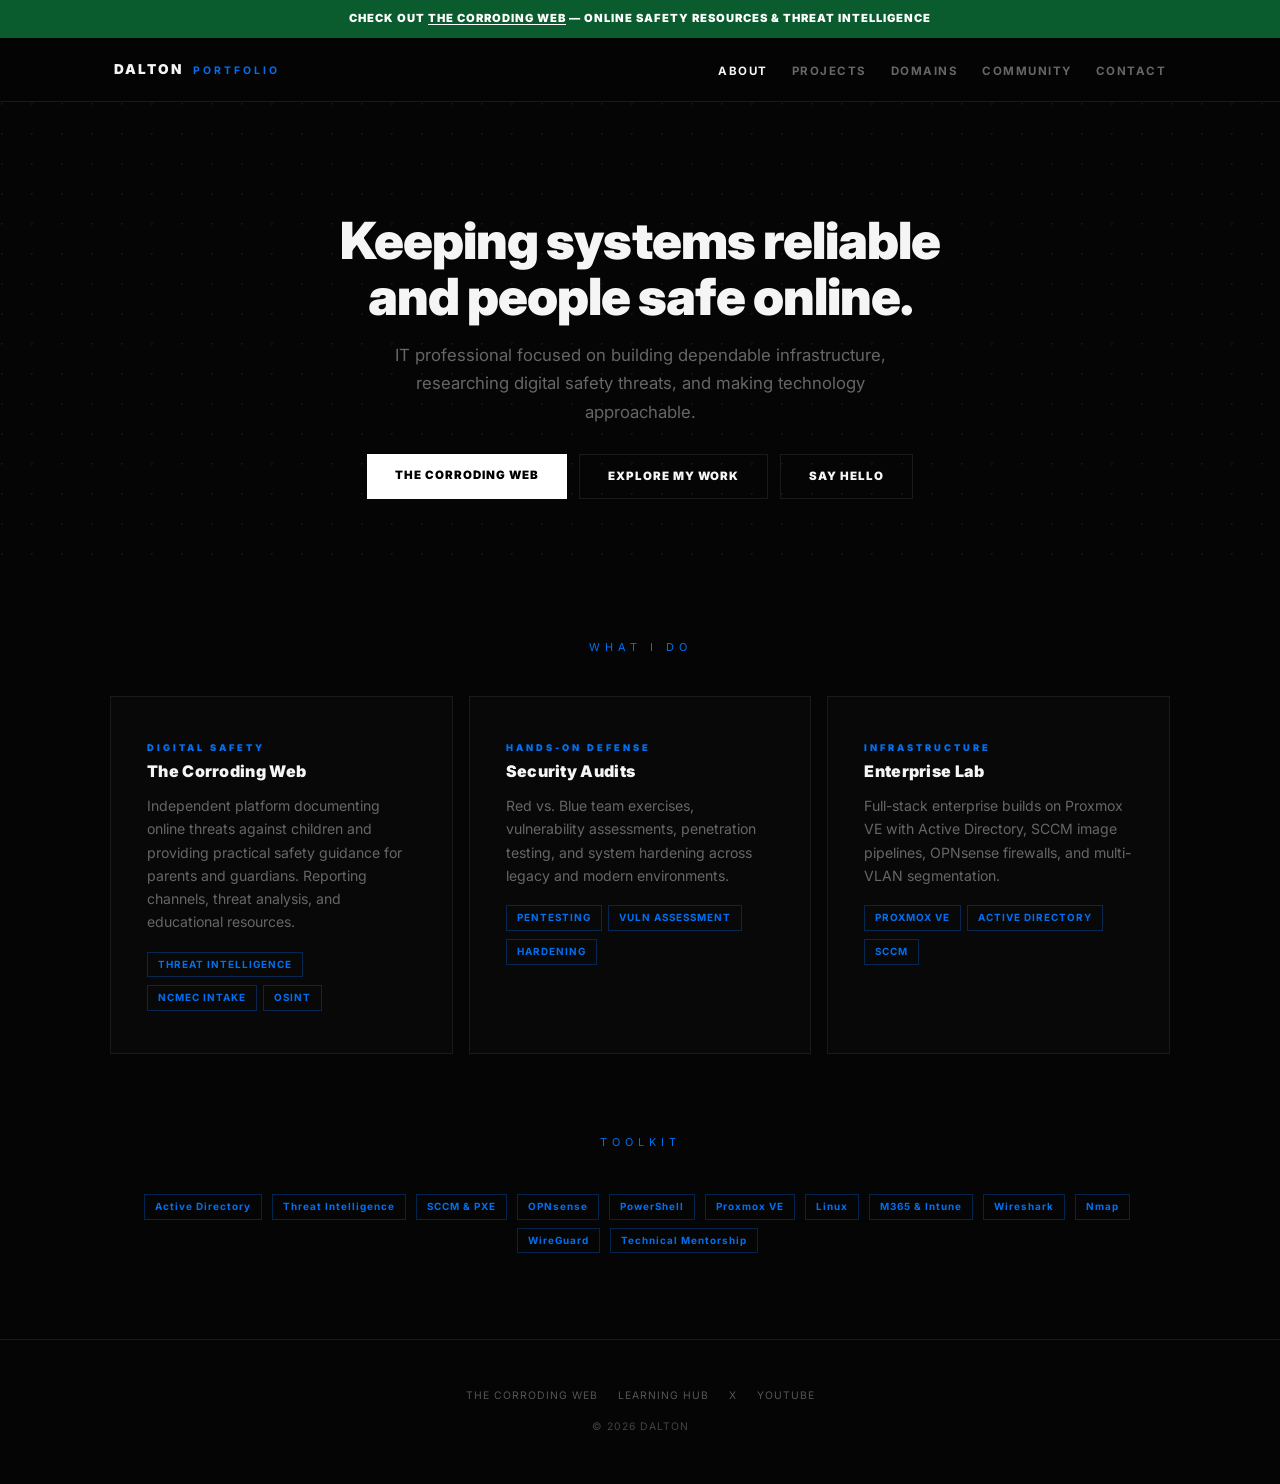
<file: index.html>
<!DOCTYPE html>
<html lang="en">
<head>
    <meta charset="UTF-8">
    <meta name="viewport" content="width=device-width, initial-scale=1.0">
    <title>Dalton | IT Systems &amp; Digital Safety</title>
    <meta name="description" content="IT professional focused on infrastructure, digital safety research, and child protection.">
    <meta name="theme-color" content="#050505">
    <link rel="icon" type="image/x-icon" href="favicon.ico">
    <link rel="preconnect" href="https://fonts.googleapis.com">
    <link rel="preconnect" href="https://fonts.gstatic.com" crossorigin>
    <link href="https://fonts.googleapis.com/css2?family=Inter:wght@300;400;700;900&display=swap" rel="stylesheet">
    <link href="style.css" rel="stylesheet">
</head>
<body>

    <div class="promo-banner">CHECK OUT <a href="https://thecorrodingweb.org" target="_blank" rel="noopener noreferrer">THE CORRODING WEB</a> &mdash; ONLINE SAFETY RESOURCES &amp; THREAT INTELLIGENCE</div>
    <nav class="nav"><div class="nav-inner"><span class="brand">DALTON<span class="brand-sub">PORTFOLIO</span></span><button class="hamburger" id="hamburger" aria-label="Toggle menu"><span></span><span></span><span></span></button><ul class="nav-links"><li><a href="index.html" class="active">ABOUT</a></li><li><a href="projects.html">PROJECTS</a></li><li><a href="school.html">DOMAINS</a></li><li><a href="community.html">COMMUNITY</a></li><li><a href="contact.html">CONTACT</a></li></ul></div></nav>
    <div class="mobile-menu" id="mobile-menu"><a href="index.html" class="active">ABOUT</a><a href="projects.html">PROJECTS</a><a href="school.html">DOMAINS</a><a href="community.html">COMMUNITY</a><a href="contact.html">CONTACT</a></div>

    <header class="hero">
        <div class="hero-content">
            <h1>Keeping systems reliable<br>and people safe online.</h1>
            <p class="sub">IT professional focused on building dependable infrastructure, researching digital safety threats, and making technology approachable.</p>
            <div class="hero-btns">
                <a href="https://thecorrodingweb.org" target="_blank" rel="noopener noreferrer" class="btn-primary">THE CORRODING WEB</a>
                <a href="projects.html" class="btn-outline">EXPLORE MY WORK</a>
                <a href="contact.html" class="btn-outline">SAY HELLO</a>
            </div>
        </div>
    </header>

    <section class="container">
        <p class="section-label">WHAT I DO</p>
        <div class="grid">
            <div class="card">
                <span class="card-label">DIGITAL SAFETY</span>
                <h3>The Corroding Web</h3>
                <p>Independent platform documenting online threats against children and providing practical safety guidance for parents and guardians. Reporting channels, threat analysis, and educational resources.</p>
                <div class="tags"><span class="tag">THREAT INTELLIGENCE</span><span class="tag">NCMEC INTAKE</span><span class="tag">OSINT</span></div>
            </div>
            <div class="card">
                <span class="card-label">HANDS-ON DEFENSE</span>
                <h3>Security Audits</h3>
                <p>Red vs. Blue team exercises, vulnerability assessments, penetration testing, and system hardening across legacy and modern environments.</p>
                <div class="tags"><span class="tag">PENTESTING</span><span class="tag">VULN ASSESSMENT</span><span class="tag">HARDENING</span></div>
            </div>
            <div class="card">
                <span class="card-label">INFRASTRUCTURE</span>
                <h3>Enterprise Lab</h3>
                <p>Full-stack enterprise builds on Proxmox VE with Active Directory, SCCM image pipelines, OPNsense firewalls, and multi-VLAN segmentation.</p>
                <div class="tags"><span class="tag">PROXMOX VE</span><span class="tag">ACTIVE DIRECTORY</span><span class="tag">SCCM</span></div>
            </div>
        </div>

        <p class="section-label">TOOLKIT</p>
        <div style="text-align:center; margin-bottom: clamp(50px, 8vw, 80px);">
            <span class="tag">Active Directory</span>
            <span class="tag">Threat Intelligence</span>
            <span class="tag">SCCM &amp; PXE</span>
            <span class="tag">OPNsense</span>
            <span class="tag">PowerShell</span>
            <span class="tag">Proxmox VE</span>
            <span class="tag">Linux</span>
            <span class="tag">M365 &amp; Intune</span>
            <span class="tag">Wireshark</span>
            <span class="tag">Nmap</span>
            <span class="tag">WireGuard</span>
            <span class="tag">Technical Mentorship</span>
        </div>
    </section>

    <footer class="footer">
        <div class="footer-links">
            <a href="https://thecorrodingweb.org" target="_blank" rel="noopener noreferrer">THE CORRODING WEB</a>
            <a href="https://learning.thecorrodingweb.org" target="_blank" rel="noopener noreferrer">LEARNING HUB</a>
            <a href="https://x.com/TheCorrodingWeb" target="_blank" rel="noopener noreferrer">X</a>
            <a href="https://youtube.com/@TheCorrodingWeb" target="_blank" rel="noopener noreferrer">YOUTUBE</a>
        </div>
        <p>&copy; 2026 DALTON</p>
    </footer>
    <script>(function(){var b=document.getElementById("hamburger"),m=document.getElementById("mobile-menu");b.addEventListener("click",function(e){e.stopPropagation();var o=m.classList.toggle("open");b.classList.toggle("open",o)});document.addEventListener("click",function(e){if(!m.contains(e.target)&&e.target!==b&&!b.contains(e.target)){m.classList.remove("open");b.classList.remove("open")}});m.querySelectorAll("a").forEach(function(a){a.addEventListener("click",function(){m.classList.remove("open");b.classList.remove("open")})})})();</script>
</body>
</html>
</file>
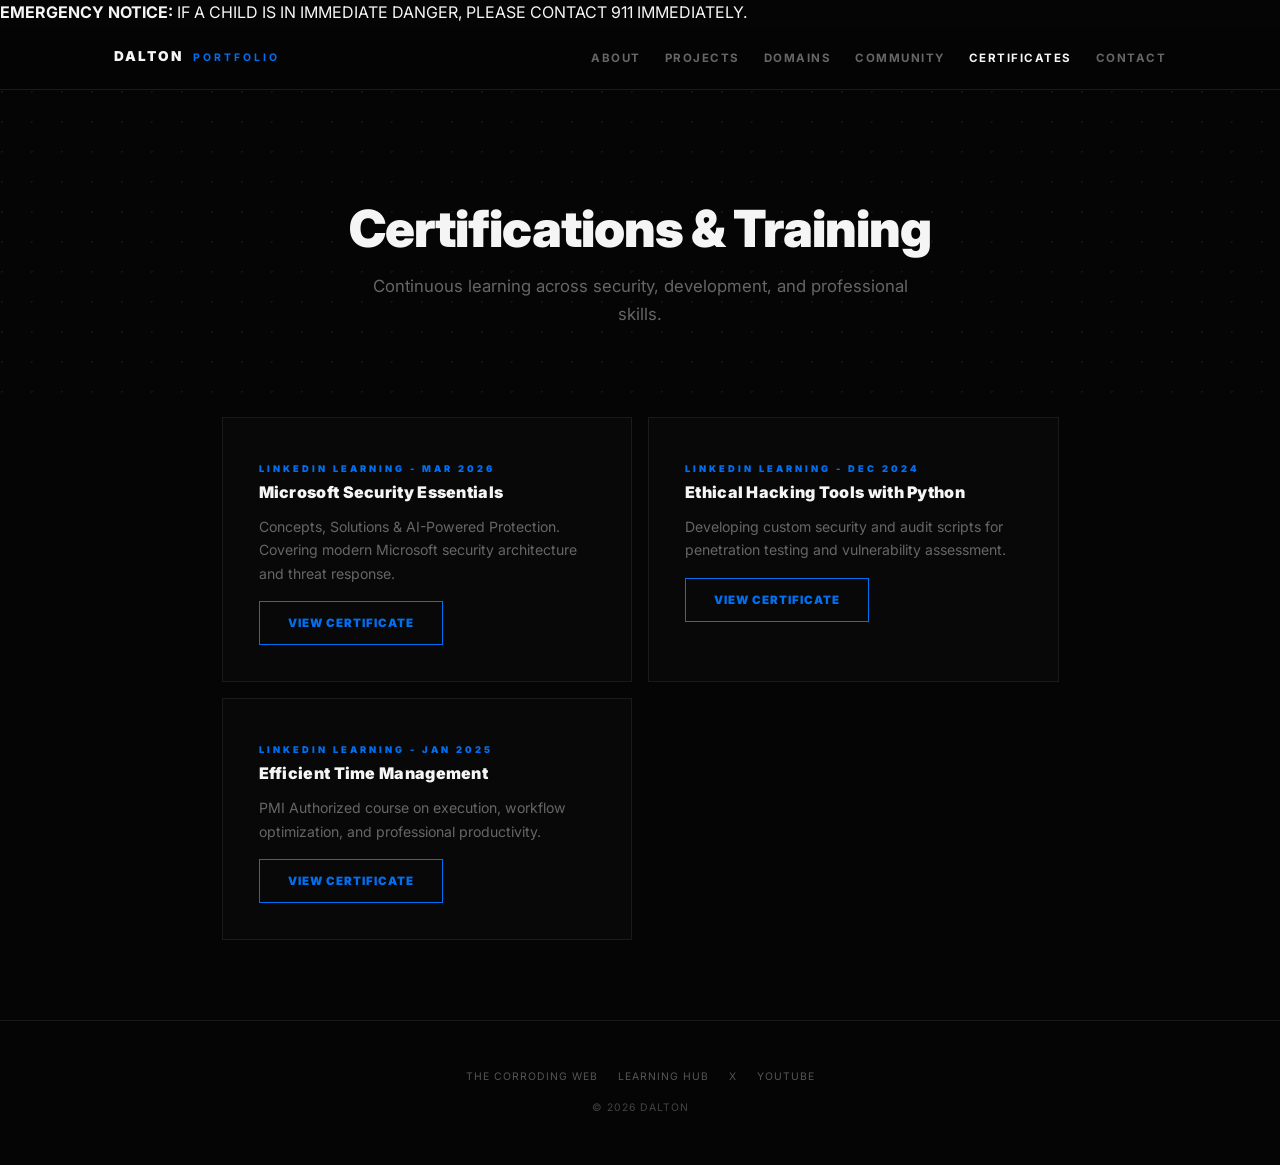
<file: certificates.html>
﻿<!DOCTYPE html>
<html lang="en">
<head>
    <meta charset="UTF-8">
    <meta name="viewport" content="width=device-width, initial-scale=1.0">
    <title>Dalton | Certificates</title>
    <meta name="description" content="Professional certifications and training in security, development, and management.">
    <link rel="icon" type="image/x-icon" href="favicon.ico">
    <link rel="preconnect" href="https://fonts.googleapis.com">
    <link rel="preconnect" href="https://fonts.gstatic.com" crossorigin>
    <link href="https://fonts.googleapis.com/css2?family=Inter:wght@300;400;700;900&display=swap" rel="stylesheet">
    <link href="style.css" rel="stylesheet">
</head>
<body>
    <div class="emergency-alert"><strong>EMERGENCY NOTICE:</strong> IF A CHILD IS IN IMMEDIATE DANGER, PLEASE CONTACT 911 IMMEDIATELY.</div>
    <nav class="nav"><div class="nav-inner"><span class="brand">DALTON<span class="brand-sub">PORTFOLIO</span></span><button class="hamburger" id="hamburger" aria-label="Toggle menu"><span></span><span></span><span></span></button><ul class="nav-links"><li><a href="index.html">ABOUT</a></li><li><a href="projects.html">PROJECTS</a></li><li><a href="school.html">DOMAINS</a></li><li><a href="community.html">COMMUNITY</a></li><li><a href="certificates.html" class="active">CERTIFICATES</a></li><li><a href="contact.html">CONTACT</a></li></ul></div></nav>
    <div class="mobile-menu" id="mobile-menu"><a href="index.html">ABOUT</a><a href="projects.html">PROJECTS</a><a href="school.html">DOMAINS</a><a href="community.html">COMMUNITY</a><a href="certificates.html" class="active">CERTIFICATES</a><a href="contact.html">CONTACT</a></div>

    <header class="hero">
        <div class="hero-content">
            <h1>Certifications &amp; Training</h1>
            <p class="sub">Continuous learning across security, development, and professional skills.</p>
        </div>
    </header>

    <section class="container">
        <div class="grid">
            <div class="card">
                <span class="card-label">LINKEDIN LEARNING - MAR 2026</span>
                <h3>Microsoft Security Essentials</h3>
                <p>Concepts, Solutions &amp; AI-Powered Protection. Covering modern Microsoft security architecture and threat response.</p>
                <div style="margin-top:16px;"><a href="Certificates/CertificateOfCompletion_Microsoft Security Essentials Concepts Solutions and AIPowered Protection.pdf" target="_blank" class="btn-accent">VIEW CERTIFICATE</a></div>
            </div>
            <div class="card">
                <span class="card-label">LINKEDIN LEARNING - DEC 2024</span>
                <h3>Ethical Hacking Tools with Python</h3>
                <p>Developing custom security and audit scripts for penetration testing and vulnerability assessment.</p>
                <div style="margin-top:16px;"><a href="Certificates/CertificateOfCompletion_Developing Ethical Hacking Tools with Python.pdf" target="_blank" class="btn-accent">VIEW CERTIFICATE</a></div>
            </div>
            <div class="card">
                <span class="card-label">LINKEDIN LEARNING - JAN 2025</span>
                <h3>Efficient Time Management</h3>
                <p>PMI Authorized course on execution, workflow optimization, and professional productivity.</p>
                <div style="margin-top:16px;"><a href="Certificates/CertificateOfCompletion_Efficient Time Management.pdf" target="_blank" class="btn-accent">VIEW CERTIFICATE</a></div>
            </div>
        </div>
    </section>

    <footer class="footer">
        <div class="footer-links">
            <a href="https://thecorrodingweb.org" target="_blank" rel="noopener noreferrer">THE CORRODING WEB</a>
            <a href="https://learning.thecorrodingweb.org" target="_blank" rel="noopener noreferrer">LEARNING HUB</a>
            <a href="https://x.com/TheCorrodingWeb" target="_blank" rel="noopener noreferrer">X</a>
            <a href="https://youtube.com/@TheCorrodingWeb" target="_blank" rel="noopener noreferrer">YOUTUBE</a>
        </div>
        <p>&copy; 2026 DALTON</p>
    </footer>
    <script>(function(){var b=document.getElementById("hamburger"),m=document.getElementById("mobile-menu");b.addEventListener("click",function(e){e.stopPropagation();var o=m.classList.toggle("open");b.classList.toggle("open",o)});document.addEventListener("click",function(e){if(!m.contains(e.target)&&e.target!==b&&!b.contains(e.target)){m.classList.remove("open");b.classList.remove("open")}});m.querySelectorAll("a").forEach(function(a){a.addEventListener("click",function(){m.classList.remove("open");b.classList.remove("open")})})})();</script>
</body>
</html>
</file>
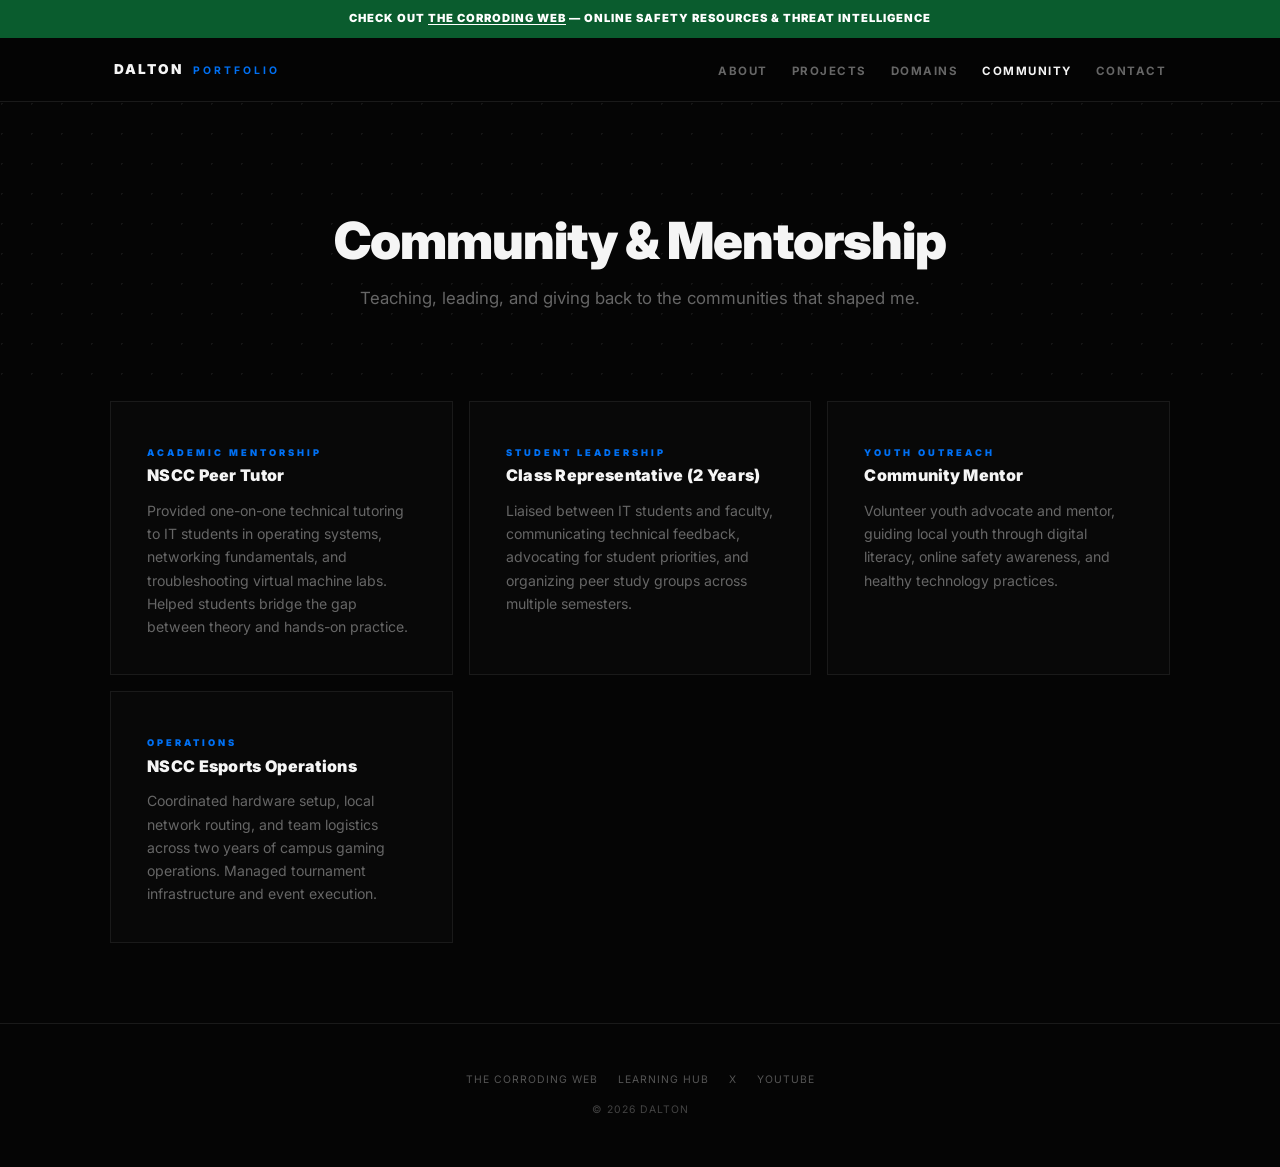
<file: community.html>
<!DOCTYPE html>
<html lang="en">
<head>
    <meta charset="UTF-8">
    <meta name="viewport" content="width=device-width, initial-scale=1.0">
    <title>Dalton | Community</title>
    <meta name="description" content="Mentorship, student leadership, and community involvement.">
    <link rel="icon" type="image/x-icon" href="favicon.ico">
    <link rel="preconnect" href="https://fonts.googleapis.com">
    <link rel="preconnect" href="https://fonts.gstatic.com" crossorigin>
    <link href="https://fonts.googleapis.com/css2?family=Inter:wght@300;400;700;900&display=swap" rel="stylesheet">
    <link href="style.css" rel="stylesheet">
</head>
<body>

    <div class="promo-banner">CHECK OUT <a href="https://thecorrodingweb.org" target="_blank" rel="noopener noreferrer">THE CORRODING WEB</a> &mdash; ONLINE SAFETY RESOURCES &amp; THREAT INTELLIGENCE</div>
    <nav class="nav"><div class="nav-inner"><span class="brand">DALTON<span class="brand-sub">PORTFOLIO</span></span><button class="hamburger" id="hamburger" aria-label="Toggle menu"><span></span><span></span><span></span></button><ul class="nav-links"><li><a href="index.html">ABOUT</a></li><li><a href="projects.html">PROJECTS</a></li><li><a href="school.html">DOMAINS</a></li><li><a href="community.html" class="active">COMMUNITY</a></li><li><a href="contact.html">CONTACT</a></li></ul></div></nav>
    <div class="mobile-menu" id="mobile-menu"><a href="index.html">ABOUT</a><a href="projects.html">PROJECTS</a><a href="school.html">DOMAINS</a><a href="community.html" class="active">COMMUNITY</a><a href="contact.html">CONTACT</a></div>

    <header class="hero">
        <div class="hero-content">
            <h1>Community &amp; Mentorship</h1>
            <p class="sub">Teaching, leading, and giving back to the communities that shaped me.</p>
        </div>
    </header>

    <section class="container">
        <div class="grid">
            <div class="card">
                <span class="card-label">ACADEMIC MENTORSHIP</span>
                <h3>NSCC Peer Tutor</h3>
                <p>Provided one-on-one technical tutoring to IT students in operating systems, networking fundamentals, and troubleshooting virtual machine labs. Helped students bridge the gap between theory and hands-on practice.</p>
            </div>
            <div class="card">
                <span class="card-label">STUDENT LEADERSHIP</span>
                <h3>Class Representative (2 Years)</h3>
                <p>Liaised between IT students and faculty, communicating technical feedback, advocating for student priorities, and organizing peer study groups across multiple semesters.</p>
            </div>
            <div class="card">
                <span class="card-label">YOUTH OUTREACH</span>
                <h3>Community Mentor</h3>
                <p>Volunteer youth advocate and mentor, guiding local youth through digital literacy, online safety awareness, and healthy technology practices.</p>
            </div>
            <div class="card">
                <span class="card-label">OPERATIONS</span>
                <h3>NSCC Esports Operations</h3>
                <p>Coordinated hardware setup, local network routing, and team logistics across two years of campus gaming operations. Managed tournament infrastructure and event execution.</p>
            </div>
        </div>
    </section>

    <footer class="footer">
        <div class="footer-links">
            <a href="https://thecorrodingweb.org" target="_blank" rel="noopener noreferrer">THE CORRODING WEB</a>
            <a href="https://learning.thecorrodingweb.org" target="_blank" rel="noopener noreferrer">LEARNING HUB</a>
            <a href="https://x.com/TheCorrodingWeb" target="_blank" rel="noopener noreferrer">X</a>
            <a href="https://youtube.com/@TheCorrodingWeb" target="_blank" rel="noopener noreferrer">YOUTUBE</a>
        </div>
        <p>&copy; 2026 DALTON</p>
    </footer>
    <script>(function(){var b=document.getElementById("hamburger"),m=document.getElementById("mobile-menu");b.addEventListener("click",function(e){e.stopPropagation();var o=m.classList.toggle("open");b.classList.toggle("open",o)});document.addEventListener("click",function(e){if(!m.contains(e.target)&&e.target!==b&&!b.contains(e.target)){m.classList.remove("open");b.classList.remove("open")}});m.querySelectorAll("a").forEach(function(a){a.addEventListener("click",function(){m.classList.remove("open");b.classList.remove("open")})})})();</script>
</body>
</html>
</file>
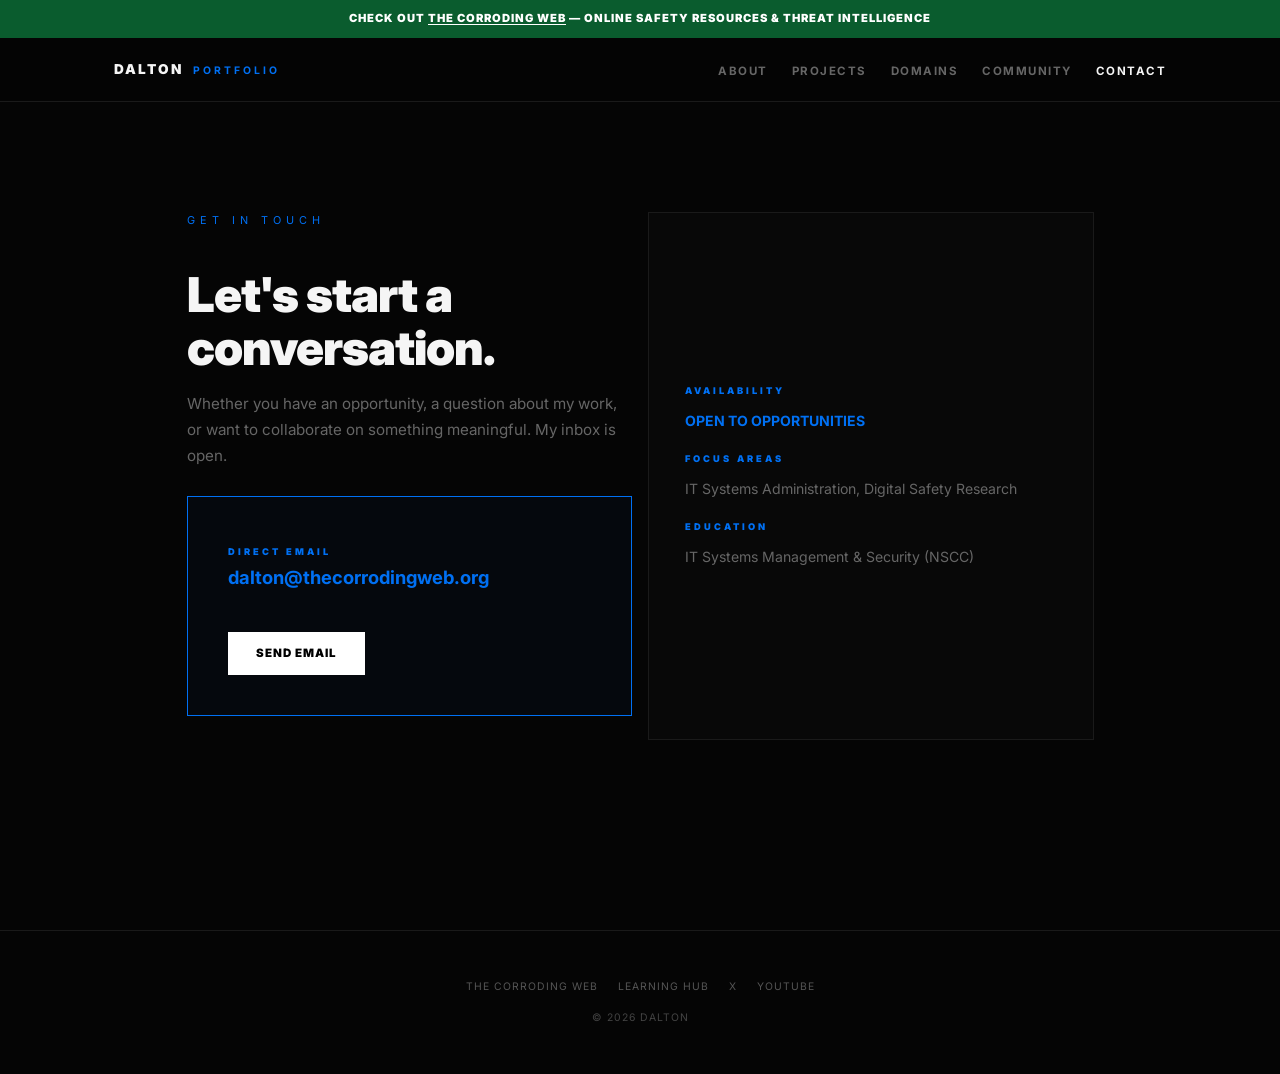
<file: contact.html>
<!DOCTYPE html>
<html lang="en">
<head>
    <meta charset="UTF-8">
    <meta name="viewport" content="width=device-width, initial-scale=1.0">
    <title>Dalton | Contact</title>
    <meta name="description" content="Get in touch for opportunities, questions, or collaboration.">
    <link rel="icon" type="image/x-icon" href="favicon.ico">
    <link rel="preconnect" href="https://fonts.googleapis.com">
    <link rel="preconnect" href="https://fonts.gstatic.com" crossorigin>
    <link href="https://fonts.googleapis.com/css2?family=Inter:wght@300;400;700;900&display=swap" rel="stylesheet">
    <link href="style.css" rel="stylesheet">
</head>
<body>

    <div class="promo-banner">CHECK OUT <a href="https://thecorrodingweb.org" target="_blank" rel="noopener noreferrer">THE CORRODING WEB</a> &mdash; ONLINE SAFETY RESOURCES &amp; THREAT INTELLIGENCE</div>
    <nav class="nav"><div class="nav-inner"><span class="brand">DALTON<span class="brand-sub">PORTFOLIO</span></span><button class="hamburger" id="hamburger" aria-label="Toggle menu"><span></span><span></span><span></span></button><ul class="nav-links"><li><a href="index.html">ABOUT</a></li><li><a href="projects.html">PROJECTS</a></li><li><a href="school.html">DOMAINS</a></li><li><a href="community.html">COMMUNITY</a></li><li><a href="contact.html" class="active">CONTACT</a></li></ul></div></nav>
    <div class="mobile-menu" id="mobile-menu"><a href="index.html">ABOUT</a><a href="projects.html">PROJECTS</a><a href="school.html">DOMAINS</a><a href="community.html">COMMUNITY</a><a href="contact.html" class="active">CONTACT</a></div>

    <section class="container" style="padding-top: clamp(60px, 10vw, 110px); padding-bottom: clamp(60px, 10vw, 110px);">
        <div class="grid-2">
            <div>
                <p class="section-label" style="text-align:left; margin-top:0;">GET IN TOUCH</p>
                <h1 style="font-size: clamp(1.8rem, 5vw, 3rem); font-weight: 900; letter-spacing: -1px; line-height: 1.1; margin-bottom: 16px;">Let's start a conversation.</h1>
                <p style="color: var(--muted); margin-bottom: 28px; font-size: 0.95rem; line-height: 1.7;">Whether you have an opportunity, a question about my work, or want to collaborate on something meaningful. My inbox is open.</p>
                <div class="contact-block" style="text-align: left; margin-bottom: 24px;">
                    <span class="card-label">DIRECT EMAIL</span>
                    <div class="email-display">dalton@thecorrodingweb.org</div>
                    <div style="margin-top: 16px;"><a href="mailto:dalton@thecorrodingweb.org" class="btn-primary">SEND EMAIL</a></div>
                </div>
            </div>
            <div>
                <div class="card" style="height: 100%; display: flex; flex-direction: column; justify-content: center;">
                    <span class="card-label">AVAILABILITY</span>
                    <p style="color: var(--accent); font-weight: 700; margin-bottom: 20px; font-size: 0.88rem;">OPEN TO OPPORTUNITIES</p>
                    <span class="card-label">FOCUS AREAS</span>
                    <p style="margin-bottom: 20px; font-size: 0.88rem;">IT Systems Administration, Digital Safety Research</p>
                    <span class="card-label">EDUCATION</span>
                    <p style="font-size: 0.88rem;">IT Systems Management &amp; Security (NSCC)</p>
                </div>
            </div>
        </div>
    </section>

    <footer class="footer">
        <div class="footer-links">
            <a href="https://thecorrodingweb.org" target="_blank" rel="noopener noreferrer">THE CORRODING WEB</a>
            <a href="https://learning.thecorrodingweb.org" target="_blank" rel="noopener noreferrer">LEARNING HUB</a>
            <a href="https://x.com/TheCorrodingWeb" target="_blank" rel="noopener noreferrer">X</a>
            <a href="https://youtube.com/@TheCorrodingWeb" target="_blank" rel="noopener noreferrer">YOUTUBE</a>
        </div>
        <p>&copy; 2026 DALTON</p>
    </footer>
    <script>(function(){var b=document.getElementById("hamburger"),m=document.getElementById("mobile-menu");b.addEventListener("click",function(e){e.stopPropagation();var o=m.classList.toggle("open");b.classList.toggle("open",o)});document.addEventListener("click",function(e){if(!m.contains(e.target)&&e.target!==b&&!b.contains(e.target)){m.classList.remove("open");b.classList.remove("open")}});m.querySelectorAll("a").forEach(function(a){a.addEventListener("click",function(){m.classList.remove("open");b.classList.remove("open")})})})();</script>
</body>
</html>
</file>
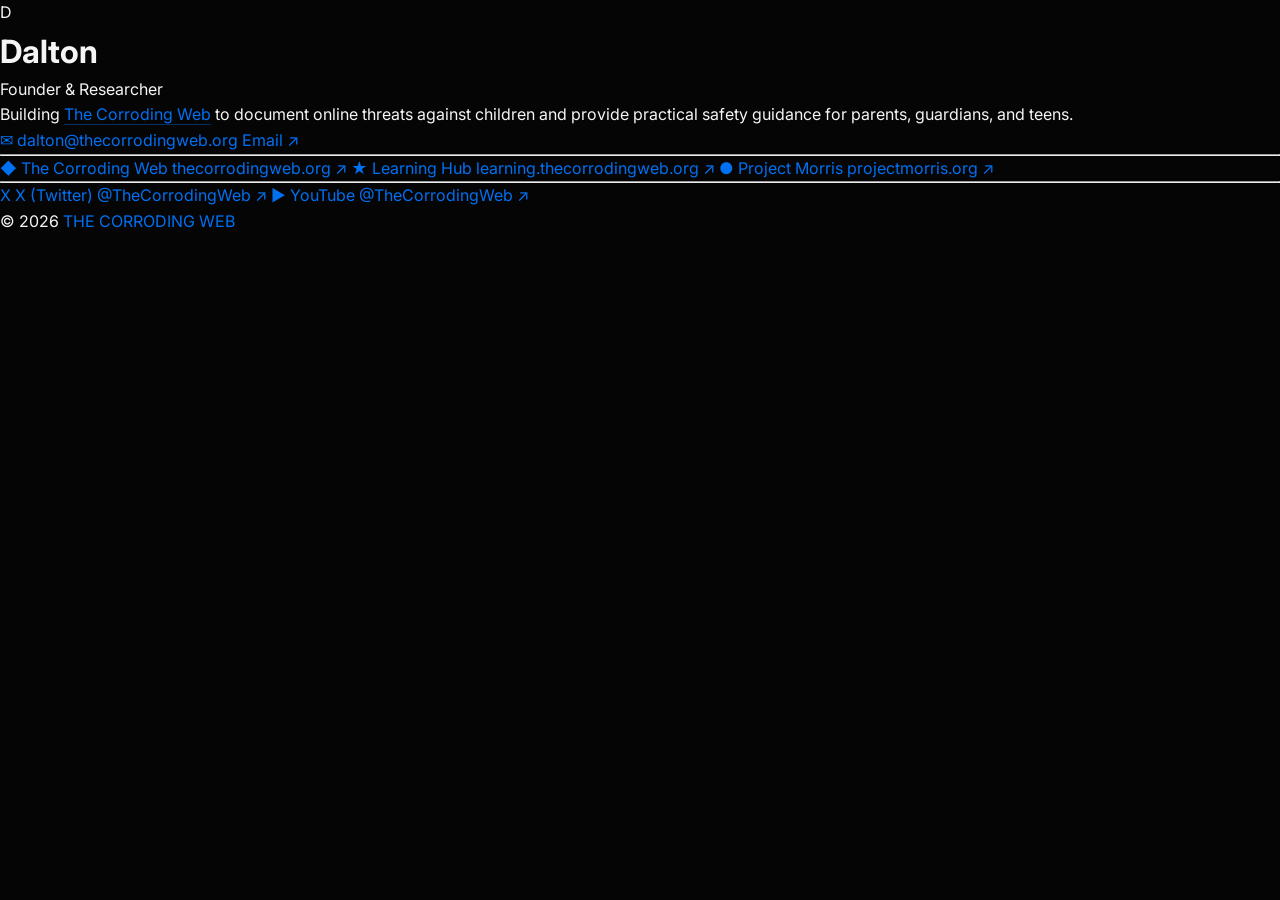
<file: profile.html>
<!DOCTYPE html>
<html lang="en">
<head>
    <meta charset="UTF-8">
    <meta name="viewport" content="width=device-width, initial-scale=1.0">
    <title>Dalton | The Corroding Web</title>
    <meta name="description" content="Founder of The Corroding Web — documenting online threats to protect children in the digital age.">
    <meta property="og:title" content="Dalton | The Corroding Web">
    <meta property="og:description" content="Founder of The Corroding Web — documenting online threats to protect children in the digital age.">
    <meta property="og:type" content="website">
    <meta name="theme-color" content="#050505">
    <link rel="icon" type="image/x-icon" href="favicon.ico">
    <link rel="preconnect" href="https://fonts.googleapis.com">
    <link rel="preconnect" href="https://fonts.gstatic.com" crossorigin>
    <link href="https://fonts.googleapis.com/css2?family=Inter:wght@300;400;700;900&display=swap" rel="stylesheet">
    <link href="style.css" rel="stylesheet">
</head>
<body>

    <main class="profile">

        <div class="avatar">D</div>

        <h1>Dalton</h1>
        <p class="role">Founder &amp; Researcher</p>

        <p class="bio">
            Building <a href="https://thecorrodingweb.org" target="_blank" rel="noopener noreferrer" style="color:var(--accent);text-decoration:none;border-bottom:1px solid rgba(0,112,243,0.4);">The Corroding Web</a> to document online threats against children and provide practical safety guidance for parents, guardians, and teens.
        </p>

        <nav class="links">
            <a href="mailto:dalton@thecorrodingweb.org" class="link-card email-card">
                <span class="link-icon">&#9993;</span>
                <span class="link-text">
                    <span class="link-label">dalton@thecorrodingweb.org</span>
                    <span class="link-url">Email</span>
                </span>
                <span class="link-arrow">&#8599;</span>
            </a>

            <hr class="divider">

            <a href="https://thecorrodingweb.org" target="_blank" rel="noopener noreferrer" class="link-card">
                <span class="link-icon">&#9670;</span>
                <span class="link-text">
                    <span class="link-label">The Corroding Web</span>
                    <span class="link-url">thecorrodingweb.org</span>
                </span>
                <span class="link-arrow">&#8599;</span>
            </a>

            <a href="https://learning.thecorrodingweb.org" target="_blank" rel="noopener noreferrer" class="link-card">
                <span class="link-icon">&#9733;</span>
                <span class="link-text">
                    <span class="link-label">Learning Hub</span>
                    <span class="link-url">learning.thecorrodingweb.org</span>
                </span>
                <span class="link-arrow">&#8599;</span>
            </a>

            <a href="https://projectmorris.org" target="_blank" rel="noopener noreferrer" class="link-card">
                <span class="link-icon">&#9679;</span>
                <span class="link-text">
                    <span class="link-label">Project Morris</span>
                    <span class="link-url">projectmorris.org</span>
                </span>
                <span class="link-arrow">&#8599;</span>
            </a>

            <hr class="divider">

            <a href="https://x.com/TheCorrodingWeb" target="_blank" rel="noopener noreferrer" class="link-card">
                <span class="link-icon">X</span>
                <span class="link-text">
                    <span class="link-label">X (Twitter)</span>
                    <span class="link-url">@TheCorrodingWeb</span>
                </span>
                <span class="link-arrow">&#8599;</span>
            </a>

            <a href="https://youtube.com/@TheCorrodingWeb" target="_blank" rel="noopener noreferrer" class="link-card">
                <span class="link-icon">&#9654;</span>
                <span class="link-text">
                    <span class="link-label">YouTube</span>
                    <span class="link-url">@TheCorrodingWeb</span>
                </span>
                <span class="link-arrow">&#8599;</span>
            </a>
        </nav>

        <p class="footer-note">
            &copy; 2026 <a href="https://thecorrodingweb.org" target="_blank" rel="noopener noreferrer">THE CORRODING WEB</a>
        </p>

    </main>

</body>
</html>
</file>
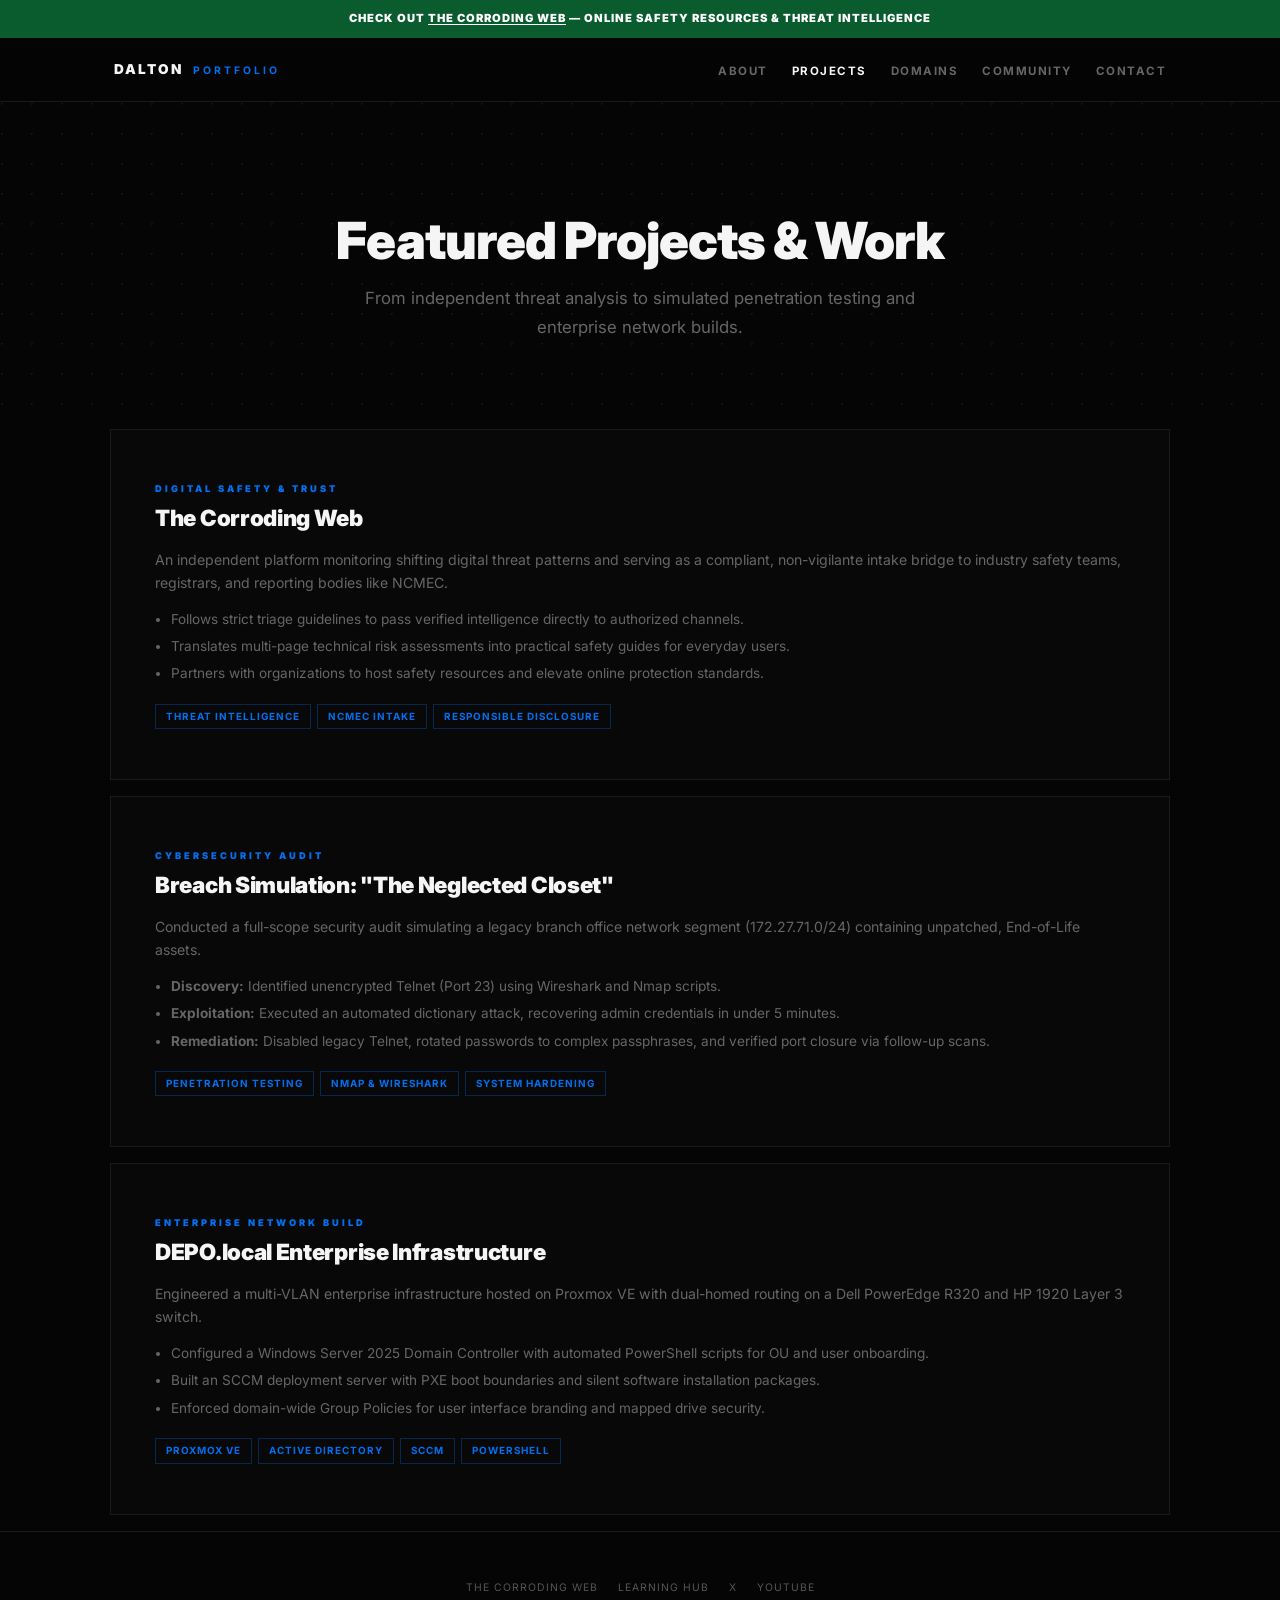
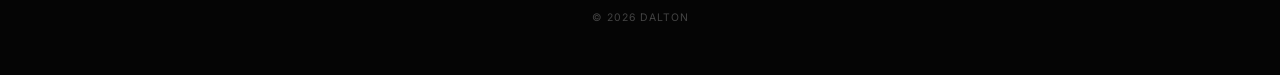
<file: projects.html>
<!DOCTYPE html>
<html lang="en">
<head>
    <meta charset="UTF-8">
    <meta name="viewport" content="width=device-width, initial-scale=1.0">
    <title>Dalton | Projects</title>
    <meta name="description" content="Featured projects from threat analysis to penetration testing and enterprise network builds.">
    <link rel="icon" type="image/x-icon" href="favicon.ico">
    <link rel="preconnect" href="https://fonts.googleapis.com">
    <link rel="preconnect" href="https://fonts.gstatic.com" crossorigin>
    <link href="https://fonts.googleapis.com/css2?family=Inter:wght@300;400;700;900&display=swap" rel="stylesheet">
    <link href="style.css" rel="stylesheet">
</head>
<body>

    <div class="promo-banner">CHECK OUT <a href="https://thecorrodingweb.org" target="_blank" rel="noopener noreferrer">THE CORRODING WEB</a> &mdash; ONLINE SAFETY RESOURCES &amp; THREAT INTELLIGENCE</div>
    <nav class="nav"><div class="nav-inner"><span class="brand">DALTON<span class="brand-sub">PORTFOLIO</span></span><button class="hamburger" id="hamburger" aria-label="Toggle menu"><span></span><span></span><span></span></button><ul class="nav-links"><li><a href="index.html">ABOUT</a></li><li><a href="projects.html" class="active">PROJECTS</a></li><li><a href="school.html">DOMAINS</a></li><li><a href="community.html">COMMUNITY</a></li><li><a href="contact.html">CONTACT</a></li></ul></div></nav>
    <div class="mobile-menu" id="mobile-menu"><a href="index.html">ABOUT</a><a href="projects.html" class="active">PROJECTS</a><a href="school.html">DOMAINS</a><a href="community.html">COMMUNITY</a><a href="contact.html">CONTACT</a></div>

    <header class="hero">
        <div class="hero-content">
            <h1>Featured Projects &amp; Work</h1>
            <p class="sub">From independent threat analysis to simulated penetration testing and enterprise network builds.</p>
        </div>
    </header>

    <section class="container">
        <div class="card-lg">
            <span class="card-label">DIGITAL SAFETY &amp; TRUST</span>
            <h2>The Corroding Web</h2>
            <p>An independent platform monitoring shifting digital threat patterns and serving as a compliant, non-vigilante intake bridge to industry safety teams, registrars, and reporting bodies like NCMEC.</p>
            <ul>
                <li>Follows strict triage guidelines to pass verified intelligence directly to authorized channels.</li>
                <li>Translates multi-page technical risk assessments into practical safety guides for everyday users.</li>
                <li>Partners with organizations to host safety resources and elevate online protection standards.</li>
            </ul>
            <div class="tags"><span class="tag">THREAT INTELLIGENCE</span><span class="tag">NCMEC INTAKE</span><span class="tag">RESPONSIBLE DISCLOSURE</span></div>
        </div>

        <div class="card-lg">
            <span class="card-label">CYBERSECURITY AUDIT</span>
            <h2>Breach Simulation: "The Neglected Closet"</h2>
            <p>Conducted a full-scope security audit simulating a legacy branch office network segment (172.27.71.0/24) containing unpatched, End-of-Life assets.</p>
            <ul>
                <li><strong>Discovery:</strong> Identified unencrypted Telnet (Port 23) using Wireshark and Nmap scripts.</li>
                <li><strong>Exploitation:</strong> Executed an automated dictionary attack, recovering admin credentials in under 5 minutes.</li>
                <li><strong>Remediation:</strong> Disabled legacy Telnet, rotated passwords to complex passphrases, and verified port closure via follow-up scans.</li>
            </ul>
            <div class="tags"><span class="tag">PENETRATION TESTING</span><span class="tag">NMAP &amp; WIRESHARK</span><span class="tag">SYSTEM HARDENING</span></div>
        </div>

        <div class="card-lg">
            <span class="card-label">ENTERPRISE NETWORK BUILD</span>
            <h2>DEPO.local Enterprise Infrastructure</h2>
            <p>Engineered a multi-VLAN enterprise infrastructure hosted on Proxmox VE with dual-homed routing on a Dell PowerEdge R320 and HP 1920 Layer 3 switch.</p>
            <ul>
                <li>Configured a Windows Server 2025 Domain Controller with automated PowerShell scripts for OU and user onboarding.</li>
                <li>Built an SCCM deployment server with PXE boot boundaries and silent software installation packages.</li>
                <li>Enforced domain-wide Group Policies for user interface branding and mapped drive security.</li>
            </ul>
            <div class="tags"><span class="tag">PROXMOX VE</span><span class="tag">ACTIVE DIRECTORY</span><span class="tag">SCCM</span><span class="tag">POWERSHELL</span></div>
        </div>
    </section>

    <footer class="footer">
        <div class="footer-links">
            <a href="https://thecorrodingweb.org" target="_blank" rel="noopener noreferrer">THE CORRODING WEB</a>
            <a href="https://learning.thecorrodingweb.org" target="_blank" rel="noopener noreferrer">LEARNING HUB</a>
            <a href="https://x.com/TheCorrodingWeb" target="_blank" rel="noopener noreferrer">X</a>
            <a href="https://youtube.com/@TheCorrodingWeb" target="_blank" rel="noopener noreferrer">YOUTUBE</a>
        </div>
        <p>&copy; 2026 DALTON</p>
    </footer>
    <script>(function(){var b=document.getElementById("hamburger"),m=document.getElementById("mobile-menu");b.addEventListener("click",function(e){e.stopPropagation();var o=m.classList.toggle("open");b.classList.toggle("open",o)});document.addEventListener("click",function(e){if(!m.contains(e.target)&&e.target!==b&&!b.contains(e.target)){m.classList.remove("open");b.classList.remove("open")}});m.querySelectorAll("a").forEach(function(a){a.addEventListener("click",function(){m.classList.remove("open");b.classList.remove("open")})})})();</script>
</body>
</html>
</file>
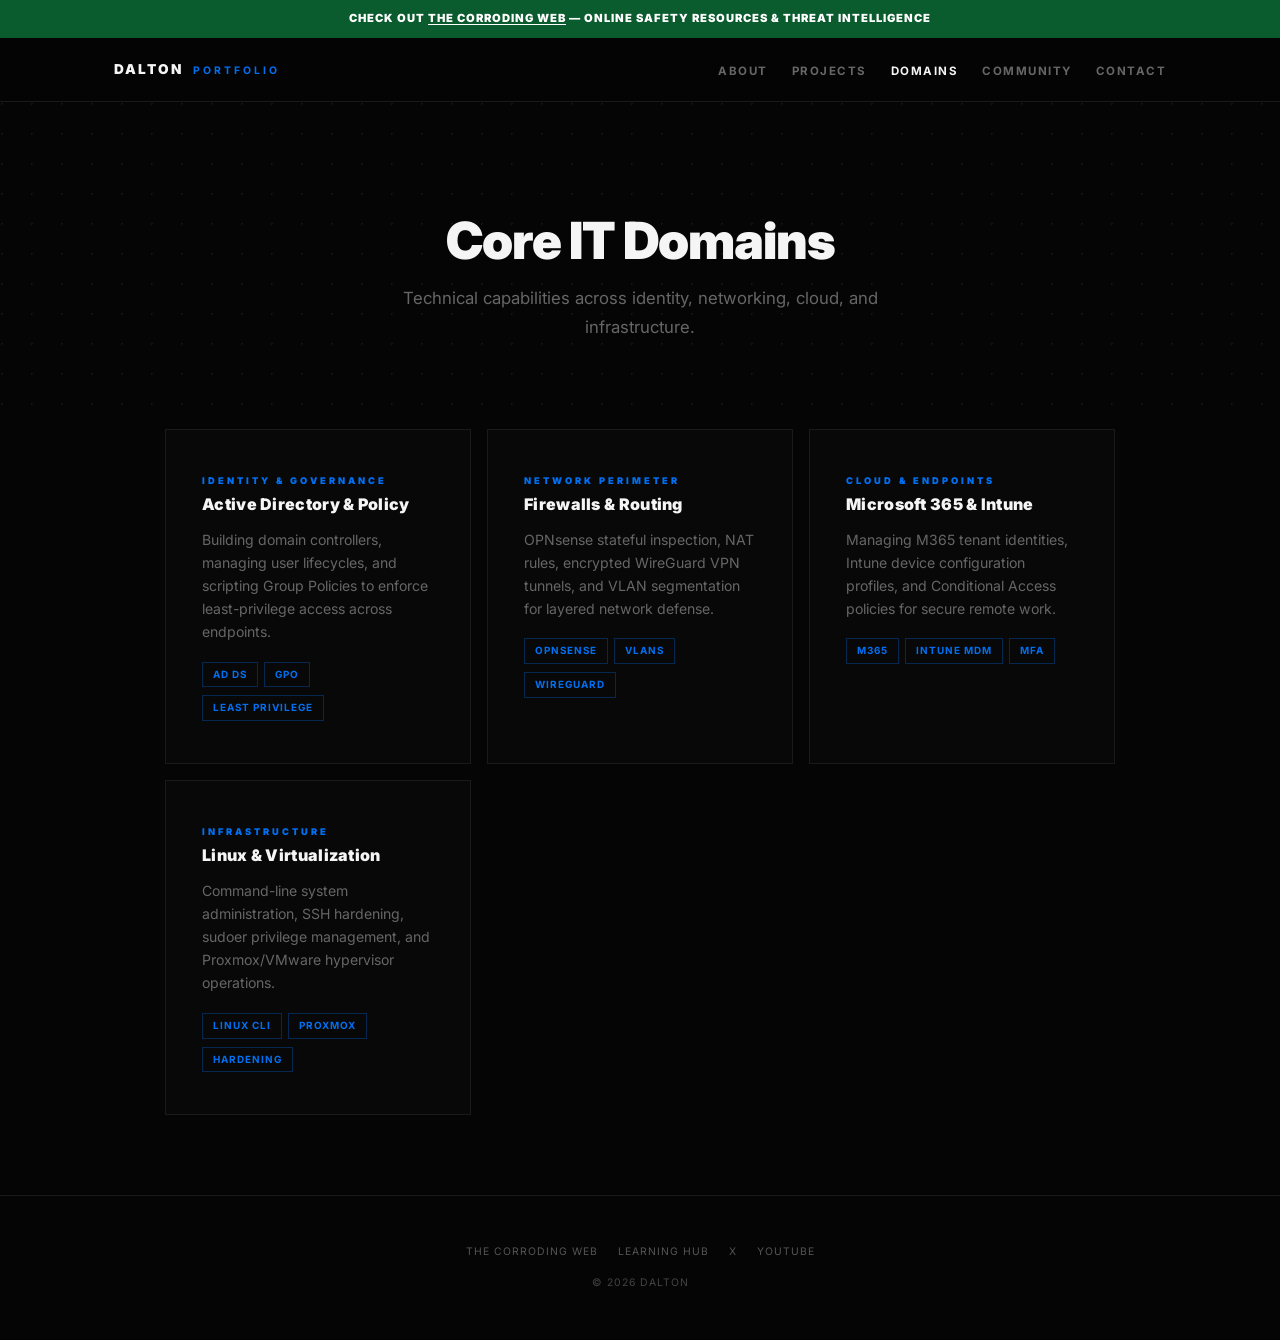
<file: school.html>
<!DOCTYPE html>
<html lang="en">
<head>
    <meta charset="UTF-8">
    <meta name="viewport" content="width=device-width, initial-scale=1.0">
    <title>Dalton | Technical Domains</title>
    <meta name="description" content="Core IT domains: identity management, networking, cloud, and infrastructure.">
    <link rel="icon" type="image/x-icon" href="favicon.ico">
    <link rel="preconnect" href="https://fonts.googleapis.com">
    <link rel="preconnect" href="https://fonts.gstatic.com" crossorigin>
    <link href="https://fonts.googleapis.com/css2?family=Inter:wght@300;400;700;900&display=swap" rel="stylesheet">
    <link href="style.css" rel="stylesheet">
</head>
<body>

    <div class="promo-banner">CHECK OUT <a href="https://thecorrodingweb.org" target="_blank" rel="noopener noreferrer">THE CORRODING WEB</a> &mdash; ONLINE SAFETY RESOURCES &amp; THREAT INTELLIGENCE</div>
    <nav class="nav"><div class="nav-inner"><span class="brand">DALTON<span class="brand-sub">PORTFOLIO</span></span><button class="hamburger" id="hamburger" aria-label="Toggle menu"><span></span><span></span><span></span></button><ul class="nav-links"><li><a href="index.html">ABOUT</a></li><li><a href="projects.html">PROJECTS</a></li><li><a href="school.html" class="active">DOMAINS</a></li><li><a href="community.html">COMMUNITY</a></li><li><a href="contact.html">CONTACT</a></li></ul></div></nav>
    <div class="mobile-menu" id="mobile-menu"><a href="index.html">ABOUT</a><a href="projects.html">PROJECTS</a><a href="school.html" class="active">DOMAINS</a><a href="community.html">COMMUNITY</a><a href="contact.html">CONTACT</a></div>

    <header class="hero">
        <div class="hero-content">
            <h1>Core IT Domains</h1>
            <p class="sub">Technical capabilities across identity, networking, cloud, and infrastructure.</p>
        </div>
    </header>

    <section class="container">
        <div class="grid">
            <div class="card">
                <span class="card-label">IDENTITY &amp; GOVERNANCE</span>
                <h3>Active Directory &amp; Policy</h3>
                <p>Building domain controllers, managing user lifecycles, and scripting Group Policies to enforce least-privilege access across endpoints.</p>
                <div class="tags"><span class="tag">AD DS</span><span class="tag">GPO</span><span class="tag">LEAST PRIVILEGE</span></div>
            </div>
            <div class="card">
                <span class="card-label">NETWORK PERIMETER</span>
                <h3>Firewalls &amp; Routing</h3>
                <p>OPNsense stateful inspection, NAT rules, encrypted WireGuard VPN tunnels, and VLAN segmentation for layered network defense.</p>
                <div class="tags"><span class="tag">OPNSENSE</span><span class="tag">VLANS</span><span class="tag">WIREGUARD</span></div>
            </div>
            <div class="card">
                <span class="card-label">CLOUD &amp; ENDPOINTS</span>
                <h3>Microsoft 365 &amp; Intune</h3>
                <p>Managing M365 tenant identities, Intune device configuration profiles, and Conditional Access policies for secure remote work.</p>
                <div class="tags"><span class="tag">M365</span><span class="tag">INTUNE MDM</span><span class="tag">MFA</span></div>
            </div>
            <div class="card">
                <span class="card-label">INFRASTRUCTURE</span>
                <h3>Linux &amp; Virtualization</h3>
                <p>Command-line system administration, SSH hardening, sudoer privilege management, and Proxmox/VMware hypervisor operations.</p>
                <div class="tags"><span class="tag">LINUX CLI</span><span class="tag">PROXMOX</span><span class="tag">HARDENING</span></div>
            </div>
        </div>
    </section>

    <footer class="footer">
        <div class="footer-links">
            <a href="https://thecorrodingweb.org" target="_blank" rel="noopener noreferrer">THE CORRODING WEB</a>
            <a href="https://learning.thecorrodingweb.org" target="_blank" rel="noopener noreferrer">LEARNING HUB</a>
            <a href="https://x.com/TheCorrodingWeb" target="_blank" rel="noopener noreferrer">X</a>
            <a href="https://youtube.com/@TheCorrodingWeb" target="_blank" rel="noopener noreferrer">YOUTUBE</a>
        </div>
        <p>&copy; 2026 DALTON</p>
    </footer>
    <script>(function(){var b=document.getElementById("hamburger"),m=document.getElementById("mobile-menu");b.addEventListener("click",function(e){e.stopPropagation();var o=m.classList.toggle("open");b.classList.toggle("open",o)});document.addEventListener("click",function(e){if(!m.contains(e.target)&&e.target!==b&&!b.contains(e.target)){m.classList.remove("open");b.classList.remove("open")}});m.querySelectorAll("a").forEach(function(a){a.addEventListener("click",function(){m.classList.remove("open");b.classList.remove("open")})})})();</script>
</body>
</html>
</file>
<file: style.css>
/* ============================================================
   DALTON — PORTFOLIO
   TCW-matched styling
   ============================================================ */

:root {
    --bg: #050505;
    --surface: #0a0a0a;
    --card: #080808;
    --border: #1a1a1a;
    --text: #f5f5f5;
    --muted: #666;
    --accent: #0070f3;
    --red: #aa0000;
}

*, *::before, *::after { margin: 0; padding: 0; box-sizing: border-box; }
html { font-size: 16px; scroll-behavior: smooth; }

body {
    background: var(--bg);
    color: var(--text);
    font-family: 'Inter', -apple-system, BlinkMacSystemFont, 'Segoe UI', sans-serif;
    line-height: 1.6;
    min-height: 100vh;
    display: flex;
    flex-direction: column;
    -webkit-font-smoothing: antialiased;
}

a { color: var(--accent); text-decoration: none; transition: opacity 0.2s; }
a:hover { opacity: 0.8; }
/* ── Promo Banner ── */
.promo-banner {
    background: #0a5c2e;
    color: #fff;
    text-align: center;
    padding: 10px 16px;
    font-size: 0.7rem;
    font-weight: 900;
    letter-spacing: 1px;
}
.promo-banner a {
    color: #fff;
    text-decoration: underline;
    text-underline-offset: 2px;
}

/* ── Nav ── */
.nav {
    border-bottom: 1px solid var(--border);
    background: rgba(5,5,5,0.97);
    backdrop-filter: blur(12px);
    -webkit-backdrop-filter: blur(12px);
    position: sticky;
    top: 0;
    z-index: 1000;
    height: 64px;
    display: flex;
    align-items: center;
}

.nav-inner {
    max-width: 1100px;
    width: 100%;
    margin: 0 auto;
    padding: 0 24px;
    display: flex;
    justify-content: space-between;
    align-items: center;
}

.brand {
    font-weight: 900;
    font-size: 0.85rem;
    letter-spacing: 2px;
    color: var(--text);
}

.brand-sub {
    color: var(--accent);
    font-size: 0.65rem;
    letter-spacing: 3px;
    margin-left: 10px;
    font-weight: 700;
}

.nav-links {
    display: flex;
    gap: 24px;
    list-style: none;
}

.nav-links a {
    color: var(--muted);
    text-decoration: none;
    font-size: 0.72rem;
    font-weight: 700;
    letter-spacing: 1.5px;
    transition: color 0.2s;
}

.nav-links a:hover,
.nav-links a.active { color: var(--text); opacity: 1; }

.hamburger {
    display: none;
    flex-direction: column;
    justify-content: center;
    gap: 5px;
    background: none;
    border: 1px solid var(--border);
    cursor: pointer;
    padding: 10px 12px;
    z-index: 1100;
}

.hamburger span {
    display: block;
    width: 22px;
    height: 2px;
    background: var(--text);
    transition: transform 0.3s, opacity 0.3s;
}

.hamburger.open span:nth-child(1) { transform: translateY(7px) rotate(45deg); }
.hamburger.open span:nth-child(2) { opacity: 0; }
.hamburger.open span:nth-child(3) { transform: translateY(-7px) rotate(-45deg); }

.mobile-menu {
    display: none;
    position: fixed;
    top: 0;
    left: 0;
    width: 100%;
    height: 100%;
    background: #050505;
    z-index: 2000;
    flex-direction: column;
    justify-content: center;
    padding: 0 30px;
}

.mobile-menu.open { display: flex; }

.mobile-menu a {
    color: var(--muted);
    text-decoration: none;
    font-size: 1.1rem;
    font-weight: 900;
    letter-spacing: 2px;
    padding: 16px 0;
    border-bottom: 1px solid var(--border);
    display: block;
    transition: color 0.2s;
}

.mobile-menu a:last-child { border-bottom: none; }
.mobile-menu a:hover, .mobile-menu a.active { color: var(--text); opacity: 1; }
.mobile-menu a.active::before { content: '-> '; color: var(--accent); }

/* ── Hero ── */
.hero {
    padding: clamp(60px, 10vw, 110px) 20px clamp(40px, 6vw, 60px);
    text-align: center;
    position: relative;
    overflow: hidden;
}

.hero::before {
    content: '';
    position: absolute;
    inset: 0;
    background-image: radial-gradient(circle at 1.5px 1.5px, #151515 1px, transparent 0);
    background-size: 30px 30px;
    pointer-events: none;
}

.hero-content { position: relative; z-index: 1; }

.hero h1 {
    font-size: clamp(1.8rem, 5vw, 3.2rem);
    font-weight: 900;
    letter-spacing: -1px;
    line-height: 1.1;
    margin-bottom: 16px;
}

.hero .sub {
    color: var(--muted);
    font-size: clamp(0.9rem, 2vw, 1.05rem);
    max-width: 560px;
    margin: 0 auto 28px;
    line-height: 1.7;
}

.hero-btns {
    display: flex;
    gap: 12px;
    justify-content: center;
    flex-wrap: wrap;
}

/* ── Buttons ── */
.btn-primary {
    padding: 12px 28px;
    background: #fff;
    color: #000;
    font-weight: 900;
    font-size: 0.72rem;
    letter-spacing: 1px;
    display: inline-block;
    transition: opacity 0.2s;
}
.btn-primary:hover { opacity: 0.85; color: #000; }

.btn-outline {
    padding: 12px 28px;
    border: 1px solid var(--border);
    color: var(--text);
    font-weight: 900;
    font-size: 0.72rem;
    letter-spacing: 1px;
    display: inline-block;
    transition: border-color 0.2s;
}
.btn-outline:hover { border-color: #555; color: var(--text); opacity: 1; }

.btn-accent {
    padding: 12px 28px;
    border: 1px solid var(--accent);
    color: var(--accent);
    font-weight: 900;
    font-size: 0.72rem;
    letter-spacing: 1px;
    display: inline-block;
    transition: background 0.2s, color 0.2s;
}
.btn-accent:hover { background: var(--accent); color: #000; opacity: 1; }

/* ── Container ── */
.container { max-width: 1100px; margin: 0 auto; padding: 0 20px; }

/* ── Section ── */
.section-label {
    font-size: 0.68rem;
    color: var(--accent);
    letter-spacing: 5px;
    text-transform: uppercase;
    text-align: center;
    margin: clamp(50px, 8vw, 80px) 0 clamp(24px, 4vw, 40px);
}

/* ── Grid ── */
.grid {
    display: grid;
    grid-template-columns: repeat(auto-fit, minmax(min(100%, 300px), 1fr));
    gap: 16px;
    margin-bottom: clamp(50px, 8vw, 80px);
}

.grid-2 {
    display: grid;
    grid-template-columns: repeat(auto-fit, minmax(min(100%, 400px), 1fr));
    gap: 16px;
    margin-bottom: clamp(50px, 8vw, 80px);
}

/* ── Card ── */
.card {
    border: 1px solid var(--border);
    padding: clamp(24px, 4vw, 36px);
    background: var(--card);
    position: relative;
}

.card-lg {
    border: 1px solid var(--border);
    padding: clamp(28px, 4vw, 44px);
    background: var(--card);
    margin-bottom: 16px;
}

.card-label {
    font-size: 0.58rem;
    font-weight: 900;
    letter-spacing: 3px;
    color: var(--accent);
    text-transform: uppercase;
    margin-bottom: 10px;
}

.card h3 {
    font-size: 1rem;
    font-weight: 900;
    letter-spacing: 0.3px;
    margin-bottom: 10px;
}

.card-lg h2 {
    font-size: clamp(1.1rem, 2.5vw, 1.4rem);
    font-weight: 900;
    letter-spacing: -0.3px;
    margin-bottom: 12px;
}

.card p, .card-lg p {
    color: var(--muted);
    font-size: 0.88rem;
    line-height: 1.65;
}

.card ul, .card-lg ul {
    margin: 14px 0 16px 16px;
    color: var(--muted);
    font-size: 0.85rem;
    line-height: 1.7;
}

.card li, .card-lg li { margin-bottom: 4px; }

/* ── Tags ── */
.tags { margin-top: 16px; }

.tag {
    display: inline-block;
    font-size: 0.62rem;
    font-weight: 700;
    letter-spacing: 1px;
    color: var(--accent);
    padding: 4px 10px;
    border: 1px solid rgba(0,112,243,0.3);
    margin-right: 6px;
    margin-bottom: 6px;
}

/* ── Stat row ── */
.stat-row {
    display: flex;
    gap: 32px;
    flex-wrap: wrap;
    margin: 20px 0;
}

.stat-item { }
.stat-label {
    font-size: 0.58rem;
    font-weight: 900;
    letter-spacing: 3px;
    color: var(--accent);
    text-transform: uppercase;
    margin-bottom: 4px;
}
.stat-value {
    color: var(--text);
    font-size: 0.88rem;
}

/* ── Contact ── */
.contact-block {
    border: 1px solid var(--accent);
    padding: clamp(24px, 4vw, 40px);
    background: rgba(0,112,243,0.03);
    text-align: center;
}

.contact-block h2 {
    font-size: clamp(1.2rem, 3vw, 1.8rem);
    font-weight: 900;
    margin-bottom: 12px;
}

.contact-block p {
    color: var(--muted);
    font-size: 0.92rem;
    margin-bottom: 20px;
    max-width: 480px;
    margin-left: auto;
    margin-right: auto;
}

.email-display {
    display: inline-block;
    font-size: clamp(0.9rem, 2vw, 1.15rem);
    font-weight: 700;
    color: var(--accent);
    margin-bottom: 24px;
}

/* ── Footer ── */
.footer {
    margin-top: auto;
    border-top: 1px solid var(--border);
    padding: clamp(30px, 5vw, 48px) 20px;
    text-align: center;
    color: #444;
    font-size: 0.65rem;
    letter-spacing: 1px;
}

.footer-links {
    display: flex;
    justify-content: center;
    gap: 20px;
    margin-bottom: 14px;
    flex-wrap: wrap;
}

.footer-links a {
    color: #555;
    text-decoration: none;
    transition: color 0.2s;
}
.footer-links a:hover { color: var(--text); opacity: 1; }

/* ── Responsive ── */
@media (max-width: 768px) {
    .nav-links { display: none; }
    .hamburger { display: flex; }
    .grid { grid-template-columns: 1fr; }
    .grid-2 { grid-template-columns: 1fr; }
    .stat-row { gap: 20px; }
}

@media (max-width: 480px) {
    .hero h1 { letter-spacing: -0.5px; }
    .hero-btns { flex-direction: column; align-items: center; }
    .btn-primary, .btn-outline, .btn-accent { width: 100%; max-width: 300px; text-align: center; }
}

@media (prefers-reduced-motion: reduce) {
    * { transition-duration: 0.01ms !important; }
}
</file>
